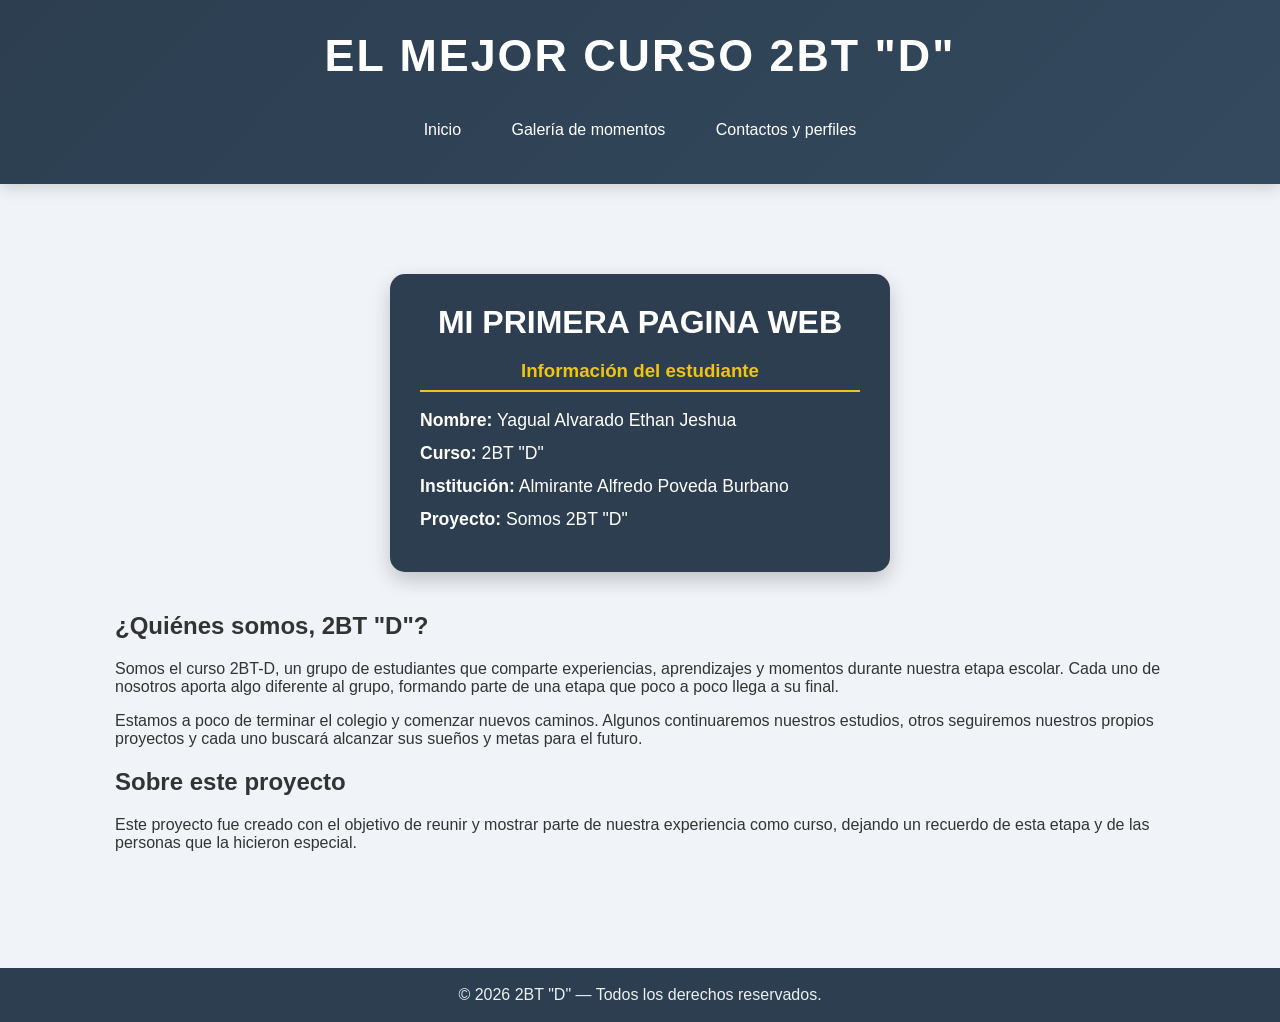
<file: index.html>
<!DOCTYPE html>
<html lang="es">

<head>
    <meta charset="UTF-8">
     <meta name="viewport" content="width=device-width, initial-scale=1.0">

    <title>Somos 2BT "D"</title>

    <link rel="stylesheet" href="STYLES.CSS">
</head>
<body>

    <header>

        <h1>EL MEJOR CURSO 2BT "D"</h1>

        <nav>
            <ul>

                <li>
                    <a href="index.html" title="Página principal">
                        Inicio
                    </a>
                </li>

                <li>
                    <a href="galeria.html" title="Galería de momentos">
                        Galería de momentos
                    </a>
                </li>

                <li>
                    <a href="contactos.html" title="Perfiles del grupo">
                        Contactos y perfiles
                    </a>
                </li>

            </ul>
        </nav>

    </header>


    <main>

        <!-- PRESENTACIÓN DEL TRABAJO -->

        <section class="informacion-estudiante">

         <h2>MI PRIMERA PAGINA WEB</h2>

         <div class="linea"></div>

         <h3>Información del estudiante</h3>

         <p><strong>Nombre:</strong> Yagual Alvarado Ethan Jeshua</p>

         <p><strong>Curso:</strong> 2BT "D"</p>

         <p><strong>Institución:</strong> Almirante Alfredo Poveda Burbano</p>

         <p><strong>Proyecto:</strong> Somos 2BT "D"</p>

        </section> 


        <!-- PRESENTACIÓN DEL CURSO -->

        <section class="presentacion-curso">

            <h2>¿Quiénes somos, 2BT "D"?</h2>

            <p>
                Somos el curso 2BT-D, un grupo de estudiantes que comparte
                experiencias, aprendizajes y momentos durante nuestra etapa
                escolar. Cada uno de nosotros aporta algo diferente al grupo,
                formando parte de una etapa que poco a poco llega a su final.
            </p>

            <p>
                Estamos a poco de terminar el colegio y comenzar nuevos
                caminos. Algunos continuaremos nuestros estudios, otros
                seguiremos nuestros propios proyectos y cada uno buscará
                alcanzar sus sueños y metas para el futuro.
            </p>

        </section>


        <!-- INFORMACIÓN DEL PROYECTO -->

        <section class="informacion">

            <h2>Sobre este proyecto</h2>

            <p>
                Este proyecto fue creado con el objetivo de reunir y mostrar
                parte de nuestra experiencia como curso, dejando un recuerdo
                de esta etapa y de las personas que la hicieron especial.
            </p>

        </section>

    </main>


    <footer>

        <p>
            © 2026 2BT "D" — Todos los derechos reservados.
        </p>

    </footer>

</body>

</html>
</file>
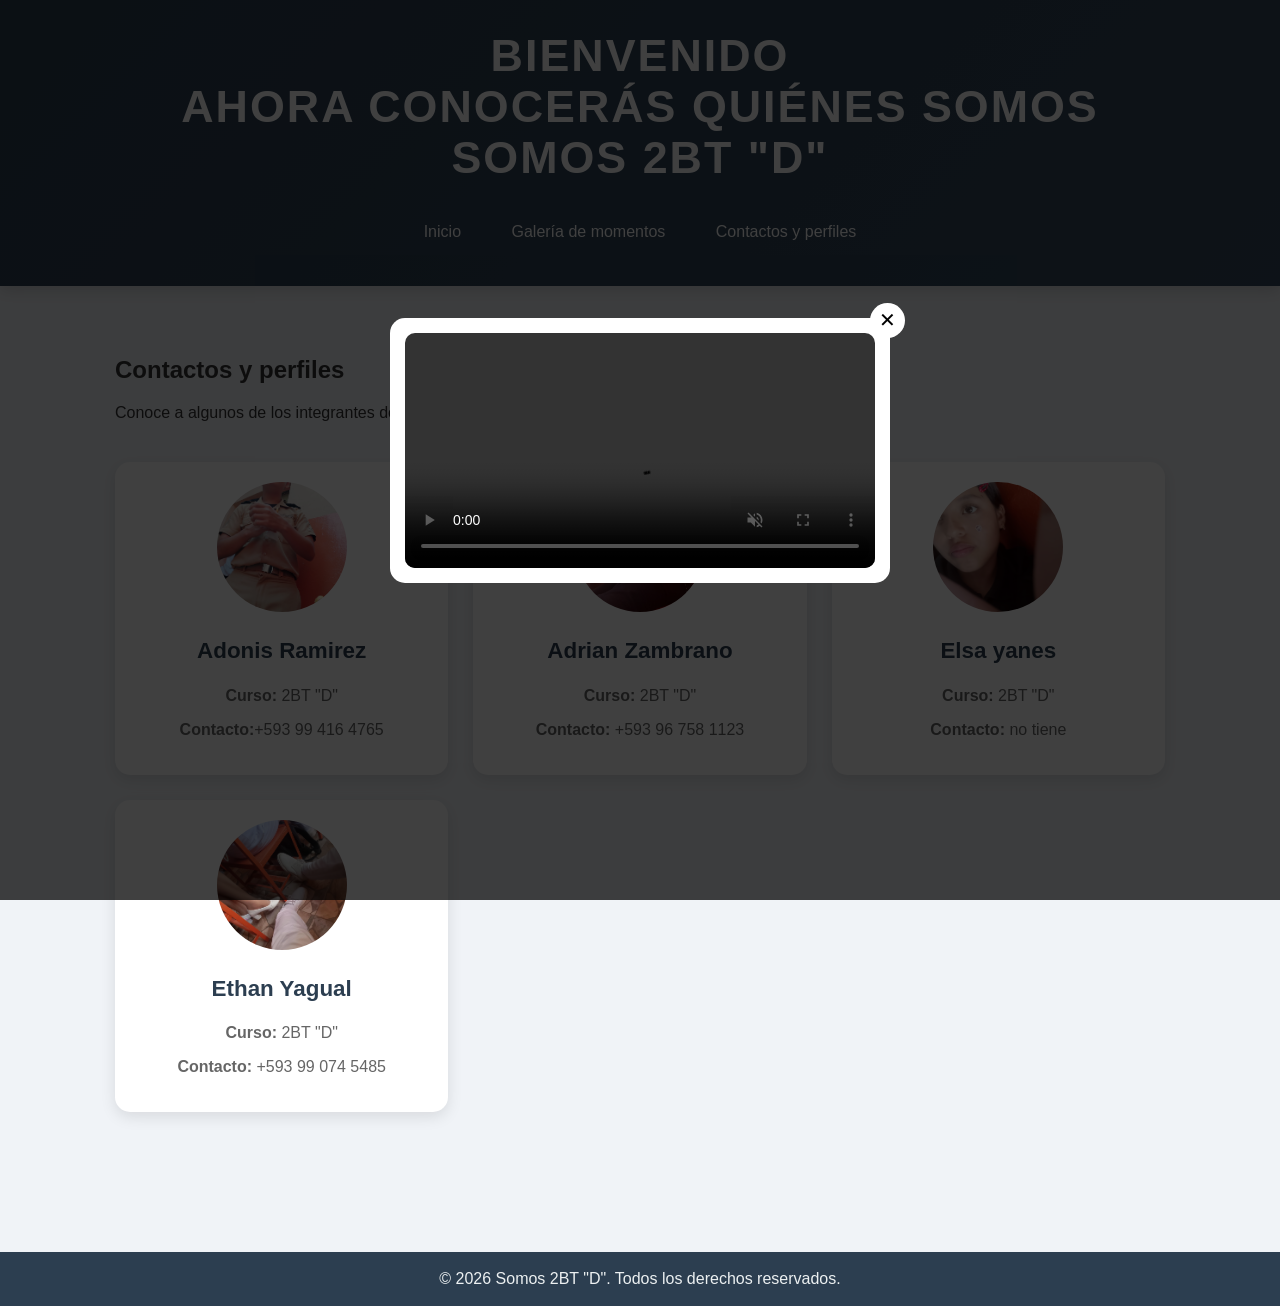
<file: contactos.html>
<!DOCTYPE html>
<html lang="es">

<head>

    <meta charset="UTF-8">
     

    <title>Contactos - 2BT "D"</title>

    <link rel="stylesheet" href="STYLES.CSS">
<div id="popup" class="popup">
    <div class="popup-contenido">
        <button class="cerrar" onclick="cerrarPopup()">✕</button>

        <video controls autoplay muted>
            <source src="meme.mp4" type="video/mp4">
            Tu navegador no puede reproducir este video.
        </video>
    </div>
</div>

<script>
function cerrarPopup() {
    document.getElementById("popup").style.display = "none";
}
</script>
</head>

<body>

    <header>

        <h1>
            BIENVENIDO<br>
            AHORA CONOCERÁS QUIÉNES SOMOS<br>
            SOMOS 2BT "D"
        </h1>

        <nav>

            <ul>

                <li>
                    <a href="index.html">Inicio</a>
                </li>

                <li>
                    <a href="galeria.html">Galería de momentos</a>
                </li>

                <li>
                    <a href="contactos.html">Contactos y perfiles</a>
                </li>

            </ul>

        </nav>

    </header>


    <main>

        <h2>Contactos y perfiles</h2>

        <p class="descripcion">
            Conoce a algunos de los integrantes de 2BT "D".
        </p>


        <section class="contactos">


            <!-- PERSONA 1 -->

            <article class="tarjeta-contacto">

                <img src="enriqueeee.jpeg" alt="Foto de [pollo]">

                <h3>Adonis Ramirez</h3>

                <p>
                    <strong>Curso:</strong> 2BT "D"
                </p>

                <p>
                    <strong>Contacto:</strong>+593 99 416 4765
                </p>

                

            </article>


            <!-- PERSONA 2 -->

            <article class="tarjeta-contacto">

                <img src="chuca no pase de año.jpeg" alt="Foto de [Adrian]">

                <h3>Adrian Zambrano</h3>

                <p>
                    <strong>Curso:</strong> 2BT "D"
                </p>

                <p>
                    <strong>Contacto:</strong> +593 96 758 1123
                </p>

               

            </article>


            <!-- PERSONA 3 -->

            <article class="tarjeta-contacto">

                <img src="como prendo el microfono.jpeg" alt="Foto de [elsa]">

                <h3>Elsa yanes</h3>

                <p>
                    <strong>Curso:</strong> 2BT "D"
                </p>

                <p>
                    <strong>Contacto:</strong> no tiene 
                </p>

             </article>

            <!-- PERSONA 4 -->

            <article class="tarjeta-contacto">

                <img src="patas.jpeg" alt="Foto de [Yagual]">

                <h3>Ethan Yagual</h3>

                <p>
                    <strong>Curso:</strong> 2BT "D"
                </p>

                <p>
                    <strong>Contacto:</strong> +593 99 074 5485
                </p>

               
            </article>


        </section>

    </main>


    <footer>

        <p>
            © 2026 Somos 2BT "D". Todos los derechos reservados.
        </p>

    </footer>

</body>

</html>
</file>
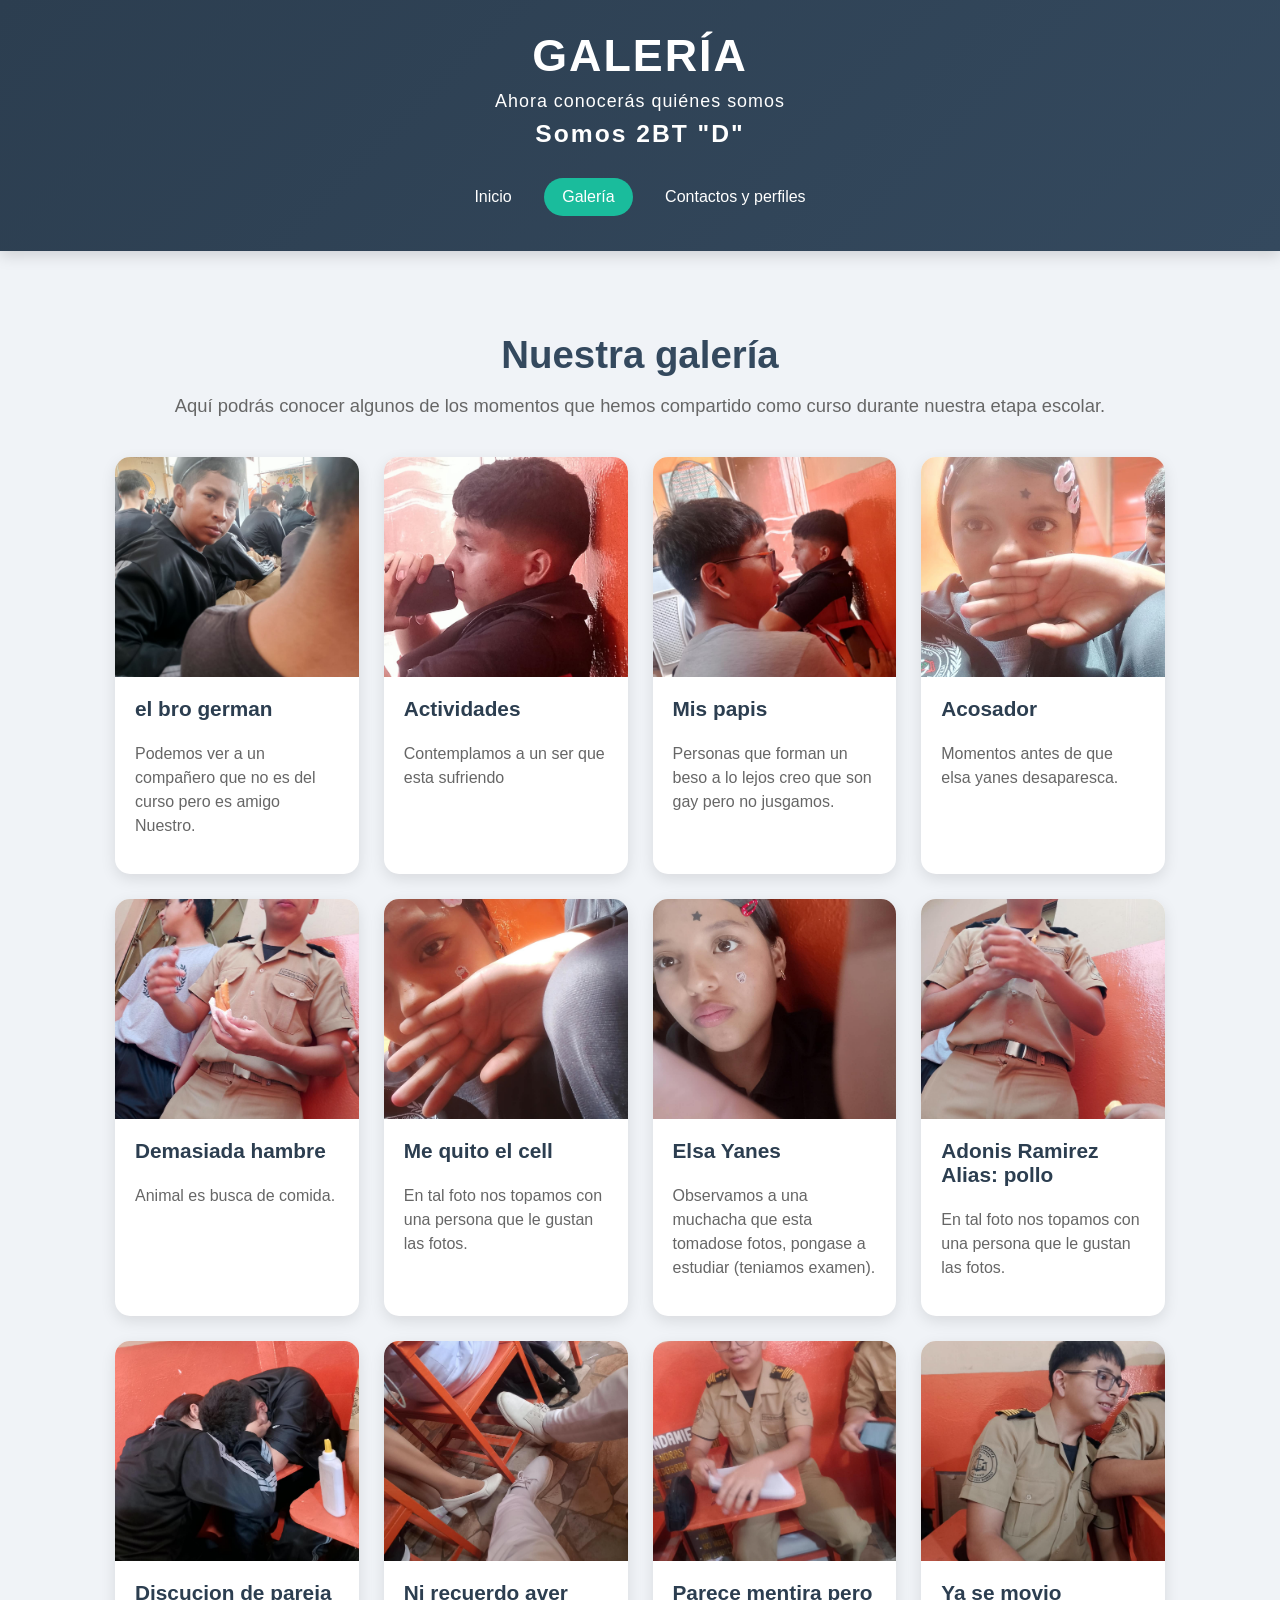
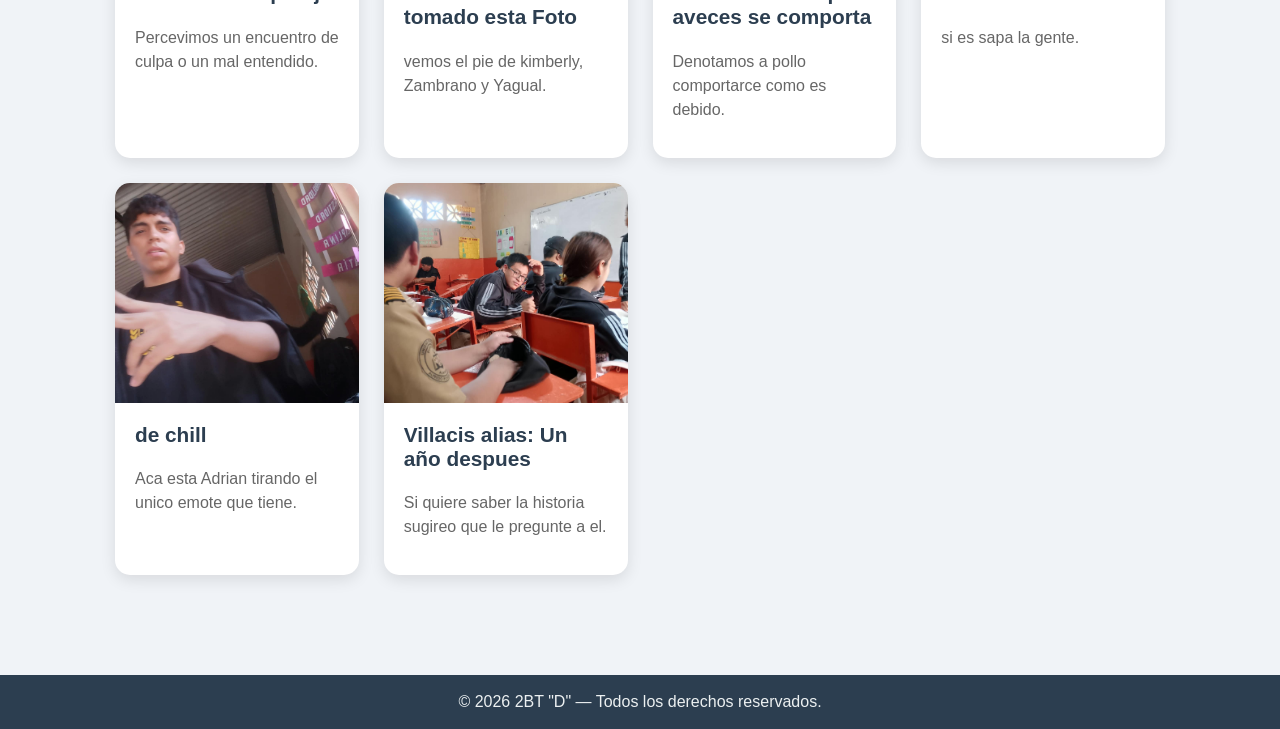
<file: galeria.html>
<!DOCTYPE html>
<html lang="es">

<head>
    <meta charset="UTF-8">
    <meta name="viewport" content="width=device-width, initial-scale=1.0">

    <title>Galería de 2BT "D"</title>

    <link rel="stylesheet" href="STYLES.CSS">
</head>

<body>

    <header>
        <div class="encabezado">

            <h1>
                GALERÍA
                <span>Ahora conocerás quiénes somos</span>
                <strong>Somos 2BT "D"</strong>
            </h1>

            <nav>
                <ul>
                    <li>
                        <a href="index.html">Inicio</a>
                    </li>

                    <li>
                        <a href="galeria.html" class="activo">Galería</a>
                    </li>

                    <li>
                        <a href="contactos.html">Contactos y perfiles</a>
                    </li>
                </ul>
            </nav>

        </div>
    </header>


    <main>

        <section class="presentacion">

            <h2>Nuestra galería</h2>

            <p>
                Aquí podrás conocer algunos de los momentos que hemos
                compartido como curso durante nuestra etapa escolar.
            </p>

        </section>


        <section class="galeria">

            <div class="tarjeta">
                <img src="german que no es del parallo pero neh.jpeg" alt="Momento del curso 2BT D">

                <div class="contenido">
                    <h3>el bro german</h3>
                    <p>Podemos ver a un compañero que no es del curso pero es amigo Nuestro.</p>
                </div>
            </div>


            <div class="tarjeta">
                <img src="chuca no pase de año.jpeg" alt="Actividad del curso 2BT D">

                <div class="contenido">
                    <h3>Actividades</h3>
                    <p>Contemplamos a un ser que esta sufriendo</p>
                </div>
            </div>


            <div class="tarjeta">
                <img src="beso a lo lejos xd.jpeg" alt="Compañeros de 2BT D">

                <div class="contenido">
                    <h3>Mis papis</h3>
                    <p>Personas que forman un beso a lo lejos creo que son gay pero no jusgamos.</p>
                </div>
            </div>


            <div class="tarjeta">
                <img src="acosador atras .jpeg" alt="Recuerdo escolar de 2BT D">

                <div class="contenido">
                    <h3>Acosador</h3>
                    <p>Momentos antes de que elsa yanes desaparesca.</p>
                </div>
            </div>

            <div class="tarjeta">
                <img src="hambrado.jpeg" alt="Compañeros de 2BT D">

                <div class="contenido">
                    <h3>Demasiada hambre</h3>
                    <p>Animal es busca de comida.</p>
                </div>
            </div>

            <div class="tarjeta">
                <img src="foto pal facebook.jpeg" alt="Compañeros de 2BT D">

                <div class="contenido">
                    <h3>Me quito el cell</h3>
                    <p>En tal foto nos topamos con una persona que le gustan las fotos.</p>
                </div>
            </div>

            <div class="tarjeta">
                <img src="como prendo el microfono.jpeg" alt="Compañeros de 2BT D">

                <div class="contenido">
                    <h3>Elsa Yanes</h3>
                    <p>Observamos a una muchacha que esta tomadose fotos, pongase a estudiar (teniamos examen).</p>
                </div>
            </div>

            <div class="tarjeta">
                <img src="enriqueeee.jpeg" alt="Compañeros de 2BT D">

                <div class="contenido">
                    <h3>Adonis Ramirez Alias: pollo</h3>
                    <p>En tal foto nos topamos con una persona que le gustan las fotos.</p>
                </div>
            </div>

            <div class="tarjeta">
                <img src="no mi amor solo es un amigo.jpeg" alt="Compañeros de 2BT D">

                <div class="contenido">
                    <h3>Discucion de pareja</h3>
                    <p>Percevimos un encuentro de culpa o un mal entendido.</p>
                </div>
            </div>

            <div class="tarjeta">
                <img src="patas.jpeg" alt="Compañeros de 2BT D">

                <div class="contenido">
                    <h3>Ni recuerdo aver tomado esta Foto</h3>
                    <p>vemos el pie de kimberly, Zambrano y Yagual.</p>
                </div>
            </div>

            <div class="tarjeta">
                <img src="pollo bien sentado .jpeg" alt="Compañeros de 2BT D">

                <div class="contenido">
                    <h3>Parece mentira pero aveces se comporta</h3>
                    <p>Denotamos a pollo comportarce como es debido.</p>
                </div>
            </div>

            <div class="tarjeta">
                <img src="pollo sapo .jpeg" alt="Compañeros de 2BT D">

                <div class="contenido">
                    <h3>Ya se movio</h3>
                    <p>si es sapa la gente.</p>
                </div>
            </div>

            <div class="tarjeta">
                <img src="solo tengo un emote.jpeg" alt="Compañeros de 2BT D">

                <div class="contenido">
                    <h3>de chill</h3>
                    <p>Aca esta Adrian tirando el unico emote que tiene.</p>
                </div>
            </div>

            <div class="tarjeta">
                <img src="un año despues.jpeg" alt="Compañeros de 2BT D">

                <div class="contenido">
                    <h3>Villacis alias: Un año despues</h3>
                    <p>Si quiere saber la historia sugireo que le pregunte a el.</p>
                </div>
            </div>


        </section>

    </main>


    <footer>
        <p>© 2026 2BT "D" — Todos los derechos reservados.</p>
    </footer>

</body>

</html>
</file>
<file: STYLES.CSS>
/* ------------------------------
   CONFIGURACIÓN GENERAL
------------------------------ */

* {
    box-sizing: border-box;
}

body {
    font-family: Arial, sans-serif;
    background-color: #f0f3f7;
    color: #333;
    margin: 0;
}


/* ------------------------------
   ENCABEZADO
------------------------------ */

header {
    background: linear-gradient(135deg, #2c3e50, #34495e);
    color: white;
    padding: 30px 20px;
    text-align: center;
    box-shadow: 0 4px 15px rgba(0, 0, 0, 0.15);
}

header h1 {
    margin: 0;
    font-size: 2.8em;
    letter-spacing: 2px;
}

header h1 span {
    display: block;
    font-size: 0.4em;
    font-weight: normal;
    margin-top: 10px;
    letter-spacing: 1px;
}

header h1 strong {
    display: block;
    font-size: 0.55em;
    margin-top: 8px;
}


/* ------------------------------
   MENÚ
------------------------------ */

nav ul {
    list-style: none;
    padding: 0;
    margin: 25px 0 0;
}

nav ul li {
    display: inline-block;
    margin: 5px;
}

nav ul li a {
    display: inline-block;
    color: white;
    text-decoration: none;
    font-size: 1em;

    padding: 10px 18px;

    border-radius: 25px;

    transition: 0.3s;
}

nav ul li a:hover {
    background-color: #1abc9c;
    transform: translateY(-2px);
}

nav ul li a.activo {
    background-color: #1abc9c;
}


/* ------------------------------
   CONTENIDO PRINCIPAL
------------------------------ */

main {
    max-width: 1100px;
    margin: auto;
    padding: 50px 25px 100px;
}

.presentacion {
    text-align: center;
    margin-bottom: 40px;
}

.presentacion h2 {
    color: #34495e;
    font-size: 2.4em;
    margin-bottom: 10px;
}

.presentacion p {
    font-size: 1.15em;
    color: #666;
}


/* ------------------------------
   GALERÍA
------------------------------ */

.galeria {
    display: grid;

    grid-template-columns: repeat(auto-fit, minmax(240px, 1fr));

    gap: 25px;
}


/* ------------------------------
   TARJETAS
------------------------------ */

.tarjeta {
    background-color: white;

    border-radius: 15px;

    overflow: hidden;

    box-shadow: 0 5px 15px rgba(0, 0, 0, 0.1);

    transition: 0.3s;
}

.tarjeta:hover {
    transform: translateY(-8px);

    box-shadow: 0 12px 25px rgba(0, 0, 0, 0.18);
}


.tarjeta img {
    width: 100%;
    height: 220px;

    object-fit: cover;

    display: block;
}


.contenido {
    padding: 20px;
}

.contenido h3 {
    margin-top: 0;

    color: #2c3e50;

    font-size: 1.3em;
}

.contenido p {
    color: #666;

    line-height: 1.5;
}


/* ------------------------------
   FOOTER
------------------------------ */

footer {
    background-color: #2c3e50;

    color: #ecf0f1;

    text-align: center;

    padding: 18px;

    width: 100%;
}

footer p {
    margin: 0;
}


/* ------------------------------
   CELULARES
------------------------------ */

@media (max-width: 600px) {

    header h1 {
        font-size: 2em;
    }

    nav ul li {
        display: block;
        margin: 8px;
    }

    nav ul li a {
        width: 80%;
    }

    main {
        padding: 35px 15px 60px;
    }

}
.informacion-estudiante {
    max-width: 500px;
    margin: 40px auto;
    padding: 30px;

    background-color: #2c3e50;
    color: white;

    border-radius: 15px;

    text-align: left;

    box-shadow: 0 8px 20px rgba(0, 0, 0, 0.2);
}

.informacion-estudiante h2 {
    text-align: center;
    font-size: 2em;
    margin: 0;
}

.informacion-estudiante h3 {
    color: #f1c40f;
    border-bottom: 2px solid #f1c40f;
    padding-bottom: 8px; 
    text-align: center;
}

.informacion-estudiante p {
    font-size: 1.1em;
    margin: 12px 0;
}
/* CONTACTOS */

.contactos {
    max-width: 1100px;
    margin: 40px auto;

    display: grid;

    grid-template-columns: repeat(3, 1fr);

    gap: 25px;
}


.tarjeta-contacto {
    background-color: white;

    padding: 20px;

    text-align: center;

    border-radius: 15px;

    box-shadow: 0 5px 15px rgba(0, 0, 0, 0.1);

    transition: 0.3s;
}


.tarjeta-contacto:hover {
    transform: translateY(-8px);
}


.tarjeta-contacto img {
    width: 130px;
    height: 130px;

    object-fit: cover;

    border-radius: 50%;
}


.tarjeta-contacto h3 {
    color: #2c3e50;

    font-size: 1.4em;
}


.tarjeta-contacto p {
    color: #666;
}


.tarjeta-contacto a {
    display: inline-block;

    margin-top: 10px;

    padding: 10px 18px;

    background-color: #1abc9c;

    color: white;

    text-decoration: none;

    border-radius: 20px;
}


.tarjeta-contacto a:hover {
    background-color: #16a085;
}
.popup {
    position: fixed;
    top: 0;
    left: 0;
    width: 100%;
    height: 100%;
    background-color: rgba(0, 0, 0, 0.75);

    display: flex;
    justify-content: center;
    align-items: center;

    z-index: 9999;
}

.popup-contenido {
    position: relative;
    background-color: white;
    padding: 15px;
    border-radius: 15px;
    max-width: 500px;
    width: 80%;
}

.popup-contenido video {
    width: 100%;
    display: block;
    border-radius: 10px;
}

.cerrar {
    position: absolute;
    top: -15px;
    right: -15px;

    width: 35px;
    height: 35px;

    border: none;
    border-radius: 50%;

    background-color: white;
    font-size: 20px;
    cursor: pointer;
}
</file>
